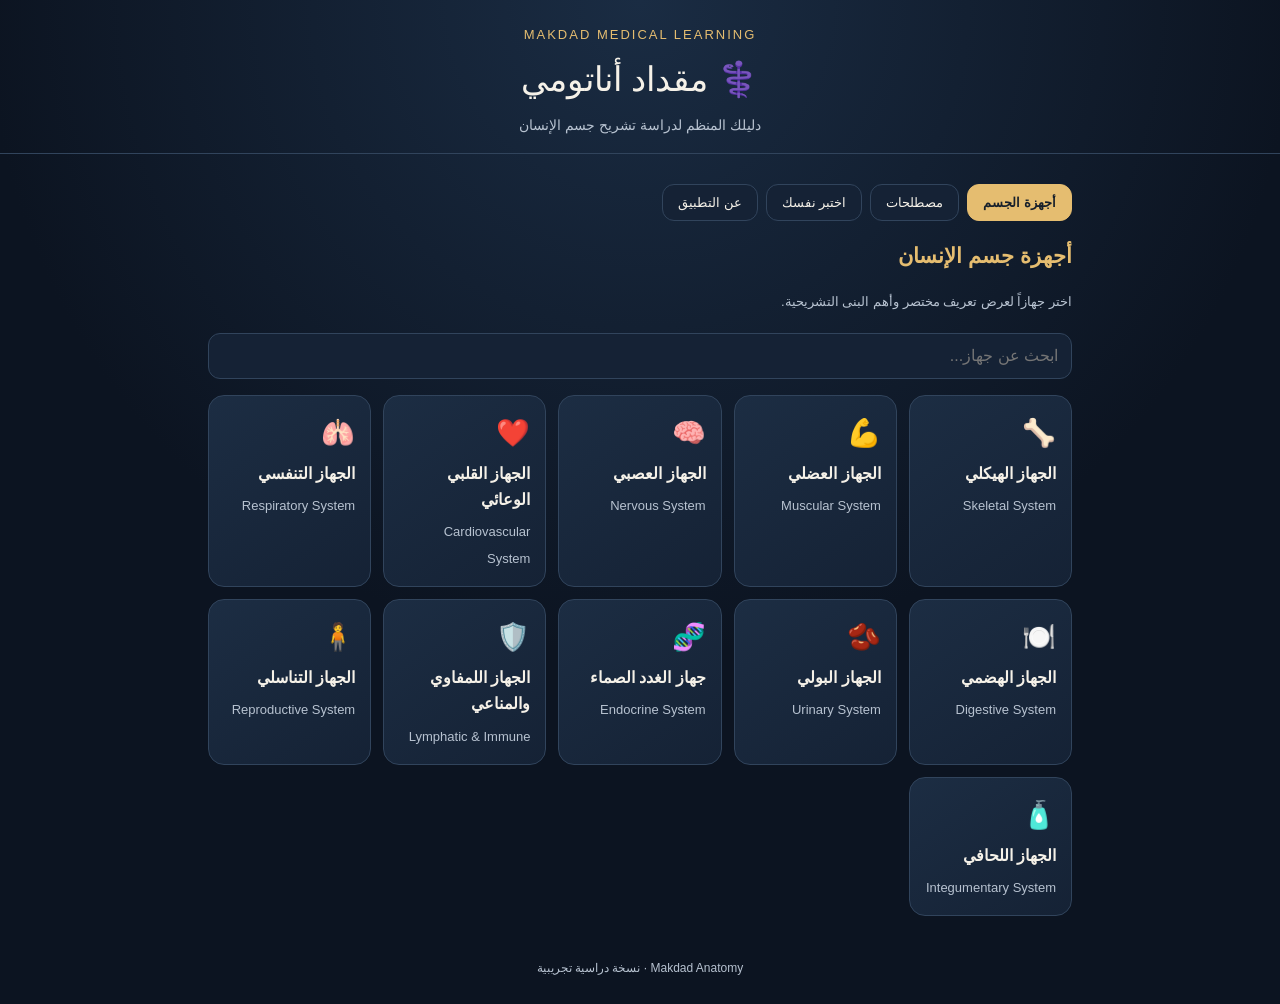
<file: index.html>
<!doctype html>
<html lang="ar" dir="rtl">
<head>
<meta charset="utf-8"><meta name="viewport" content="width=device-width,initial-scale=1">
<meta name="theme-color" content="#101827">
<title>مقداد أناتومي | Makdad Anatomy</title>
<style>
:root{--bg:#0c1421;--panel:#152235;--panel2:#1c2d43;--gold:#e5bd70;--text:#f5f1e8;--muted:#b7c2d0;--line:#31445c}
*{box-sizing:border-box}body{margin:0;background:radial-gradient(circle at top,#1a2c43,#0c1421 55%);color:var(--text);font-family:Arial,Tahoma,sans-serif;line-height:1.65}
header{padding:24px 18px 16px;text-align:center;border-bottom:1px solid var(--line)}.brand{color:var(--gold);font-size:13px;letter-spacing:2px}.logo{font-size:34px;margin:6px}.sub{color:var(--muted);font-size:14px}
main{max-width:900px;margin:auto;padding:18px}.tabs{display:flex;gap:8px;overflow:auto;margin:12px 0 18px}.tab,button{border:1px solid var(--line);background:var(--panel);color:var(--text);padding:10px 15px;border-radius:12px;cursor:pointer;white-space:nowrap}.tab.active,button.primary{background:var(--gold);color:#17202b;border-color:var(--gold);font-weight:bold}
h2{font-size:21px;color:var(--gold)}.grid{display:grid;grid-template-columns:repeat(auto-fit,minmax(145px,1fr));gap:12px}.card{background:linear-gradient(145deg,var(--panel2),var(--panel));border:1px solid var(--line);border-radius:16px;padding:15px;min-height:118px;cursor:pointer}.card:active{transform:scale(.98)}.emoji{font-size:27px}.card b{display:block;margin:5px 0}.latin,.muted{color:var(--muted);font-size:13px}.box{background:var(--panel);border:1px solid var(--line);padding:17px;border-radius:16px;margin:12px 0}.search{width:100%;padding:13px;border-radius:12px;border:1px solid var(--line);background:var(--panel);color:white;font-size:16px;margin:8px 0 16px}
.hidden{display:none}.term{padding:10px 0;border-bottom:1px solid var(--line)}.term:last-child{border:0}.actions{display:flex;gap:8px;flex-wrap:wrap;margin-top:14px}.answer{display:block;width:100%;text-align:right;margin:8px 0}.correct{color:#8fe0ae}.wrong{color:#ffadad}footer{text-align:center;color:var(--muted);font-size:12px;padding:25px}
</style>
</head>
<body>
<header><div class="brand">MAKDAD MEDICAL LEARNING</div><div class="logo">⚕️ مقداد أناتومي</div><div class="sub">دليلك المنظم لدراسة تشريح جسم الإنسان</div></header>
<main>
<div class="tabs"><button class="tab active" data-tab="systems">أجهزة الجسم</button><button class="tab" data-tab="terms">مصطلحات</button><button class="tab" data-tab="quiz">اختبر نفسك</button><button class="tab" data-tab="about">عن التطبيق</button></div>
<section id="systems"><h2>أجهزة جسم الإنسان</h2><p class="muted">اختر جهازاً لعرض تعريف مختصر وأهم البنى التشريحية.</p><input class="search" id="search" placeholder="ابحث عن جهاز..."><div class="grid" id="cards"></div><div class="box hidden" id="detail"></div></section>
<section id="terms" class="hidden"><h2>قاموس المصطلحات</h2><input class="search" id="termSearch" placeholder="ابحث بالعربية أو اللاتينية..."><div class="box" id="termsList"></div></section>
<section id="quiz" class="hidden"><h2>اختبر معلوماتك</h2><div class="box"><div id="question"></div><div id="answers"></div><p id="feedback" aria-live="polite"></p><button class="primary" id="next">السؤال التالي</button><p class="muted" id="score"></p></div></section>
<section id="about" class="hidden"><h2>عن مقداد أناتومي</h2><div class="box">نسخة تعليمية أولية للمراجعة وتنظيم المصطلحات التشريحية. المعلومات مختصرة وليست بديلاً عن كتاب التشريح أو شرح المدرّس. لا تتضمن هذه النسخة بعدُ أطلساً ثلاثي الأبعاد كاملاً أو نماذج سريرية معتمدة.</div></section>
</main><footer>Makdad Anatomy · نسخة دراسية تجريبية</footer>
<script>
const systems=[
['🦴','الجهاز الهيكلي','Skeletal System','يدعم الجسم ويحمي الأعضاء ويساعد على الحركة.','الجمجمة • العمود الفقري • القفص الصدري • الأطراف • الحوض'],
['💪','الجهاز العضلي','Muscular System','يساهم في الحركة والثبات وإنتاج الحرارة.','العضلات الهيكلية • الملساء • القلبية'],
['🧠','الجهاز العصبي','Nervous System','يستقبل المعلومات ويعالجها وينسق الاستجابات.','الدماغ • النخاع الشوكي • الأعصاب المحيطية'],
['❤️','الجهاز القلبي الوعائي','Cardiovascular System','ينقل الدم والأكسجين والمواد الغذائية.','القلب • الشرايين • الأوردة • الشعيرات'],
['🫁','الجهاز التنفسي','Respiratory System','يساهم في تبادل الأكسجين وثاني أكسيد الكربون.','الأنف • البلعوم • الحنجرة • الرغامى • الرئتان'],
['🍽️','الجهاز الهضمي','Digestive System','يهضم الطعام ويمتص المغذيات ويتخلص من الفضلات.','الفم • المريء • المعدة • الأمعاء • الكبد • البنكرياس'],
['🫘','الجهاز البولي','Urinary System','ينظم الماء والأملاح ويساعد على طرح الفضلات.','الكليتان • الحالبان • المثانة • الإحليل'],
['🧬','جهاز الغدد الصماء','Endocrine System','ينظم وظائف الجسم بواسطة الهرمونات.','النخامية • الدرقية • الكظرية • البنكرياس'],
['🛡️','الجهاز اللمفاوي والمناعي','Lymphatic & Immune','يساهم في المناعة وإعادة السوائل إلى الدم.','العقد اللمفاوية • الطحال • الأوعية اللمفاوية'],
['🧍','الجهاز التناسلي','Reproductive System','يضم الأعضاء المسؤولة عن التكاثر.','أعضاء تناسلية داخلية وخارجية'],
['🧴','الجهاز اللحافي','Integumentary System','يشكل حاجزاً واقياً ويساعد في تنظيم الحرارة.','الجلد • الشعر • الأظافر • الغدد الجلدية']
];
const terms=[['عظم','Bone'],['مفصل','Joint'],['غضروف','Cartilage'],['عضلة','Muscle'],['وتر','Tendon'],['رباط','Ligament'],['عصب','Nerve'],['شريان','Artery'],['وريد','Vein'],['شعيرة دموية','Capillary'],['جمجمة','Skull'],['لوح الكتف','Scapula'],['عظم الفخذ','Femur'],['القص','Sternum'],['الفقرة','Vertebra']];
const cards=document.getElementById('cards');
function renderCards(q=''){cards.innerHTML='';systems.filter(x=>(x[1]+x[2]).toLowerCase().includes(q.toLowerCase())).forEach((s)=>{let d=document.createElement('div');d.className='card';d.innerHTML=`<div class="emoji">${s[0]}</div><b>${s[1]}</b><span class="latin">${s[2]}</span>`;d.onclick=()=>{let el=document.getElementById('detail');el.classList.remove('hidden');el.innerHTML=`<h2>${s[1]}</h2><div class="latin">${s[2]}</div><p>${s[3]}</p><b>أهم البنى:</b><p>${s[4]}</p>`;el.scrollIntoView({behavior:'smooth'});};cards.appendChild(d)})}
renderCards();document.getElementById('search').oninput=e=>renderCards(e.target.value);
function renderTerms(q=''){document.getElementById('termsList').innerHTML=terms.filter(t=>t.join(' ').toLowerCase().includes(q.toLowerCase())).map(t=>`<div class="term"><b>${t[0]}</b><div class="latin">${t[1]}</div></div>`).join('')};renderTerms();document.getElementById('termSearch').oninput=e=>renderTerms(e.target.value);
document.querySelectorAll('.tab').forEach(b=>b.onclick=()=>{document.querySelectorAll('.tab').forEach(x=>x.classList.toggle('active',x===b));['systems','terms','quiz','about'].forEach(id=>document.getElementById(id).classList.toggle('hidden',id!==b.dataset.tab))});
const qs=[['ما الوحدة الأساسية للجهاز الهيكلي؟',['العظم','العصب','العضلة'],0],['ما العضو الذي يضخ الدم؟',['الرئة','القلب','الكبد'],1],['ما البنية التي تصل العضلة بالعظم؟',['الرباط','الوتر','الغضروف'],1],['ما الجزء المركزي من الجهاز العصبي؟',['الدماغ والنخاع الشوكي','القلب','الكليتان'],0],['ما الأوعية التي تعيد الدم نحو القلب غالباً؟',['الشرايين','الأوردة','الشعيرات'],1]];
let qi=0,points=0,answered=false;function showQ(){answered=false;let q=qs[qi%qs.length];document.getElementById('question').innerHTML=`<b>السؤال ${qi+1}: ${q[0]}</b>`;document.getElementById('answers').innerHTML='';q[1].forEach((a,i)=>{let b=document.createElement('button');b.className='answer';b.textContent=a;b.onclick=()=>{if(answered)return;answered=true;let ok=i===q[2];if(ok)points++;document.getElementById('feedback').innerHTML=ok?'<span class="correct">إجابة صحيحة!</span>':`<span class="wrong">ليست صحيحة. الإجابة: ${q[1][q[2]]}</span>`;document.getElementById('score').textContent=`نتيجتك: ${points} من ${qi+1}`};document.getElementById('answers').appendChild(b)});document.getElementById('feedback').textContent='';document.getElementById('score').textContent=`النتيجة الحالية: ${points}`};showQ();document.getElementById('next').onclick=()=>{qi++;showQ()};
</script></body></html>
</file>
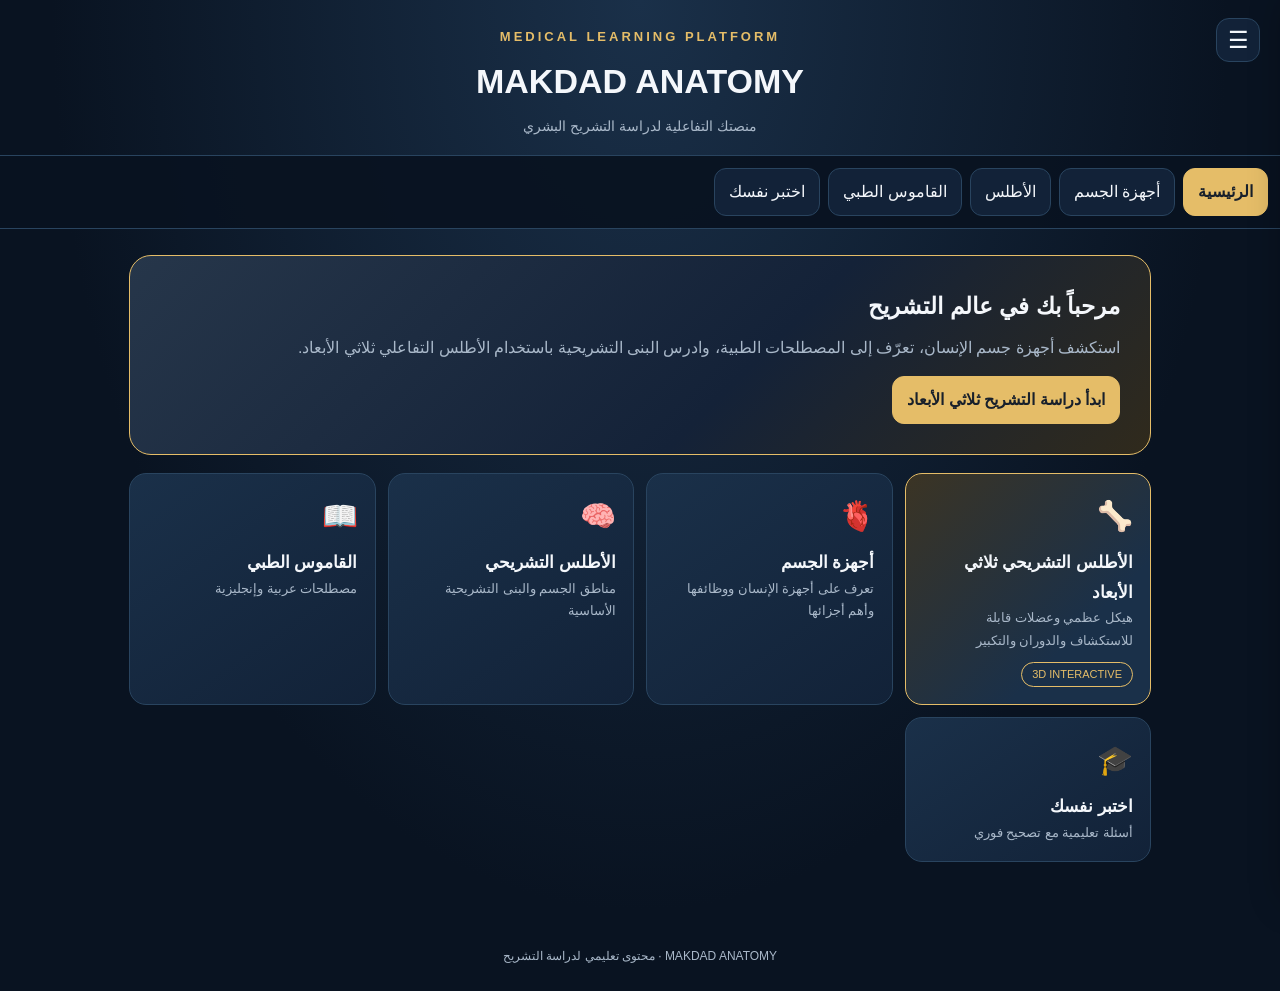
<file: app/src/main/assets/index.html>
<!DOCTYPE html>
<html lang="ar" dir="rtl">
<head>
<meta charset="UTF-8">
<meta name="viewport" content="width=device-width, initial-scale=1, maximum-scale=1">
<meta name="theme-color" content="#091321" id="themeColor">
<title>MAKDAD ANATOMY</title>

<style>
:root{
--bg:#091321;
--panel:#122238;
--panel2:#1a3049;
--gold:#e5bd68;
--text:#f4f7fb;
--muted:#a9b8c9;
--line:#29445f;
--nav:#091321ed;
--hero1:#26364a;
--hero2:#142238;
--hero3:#302a1c;
--atlas1:#3b3424;
}

*{box-sizing:border-box}

body{
margin:0;
background:radial-gradient(ellipse at top,var(--panel2),var(--bg) 65%);
color:var(--text);
font-family:Arial,Tahoma,sans-serif;
line-height:1.75;
}

button,input{font:inherit}
button{cursor:pointer}

header{
text-align:center;
padding:26px 14px 16px;
border-bottom:1px solid var(--line);
position:relative;
}

.logo{
font-size:13px;
letter-spacing:3px;
color:var(--gold);
font-weight:bold
}

.brand{font-size:28px;margin:3px 0}
.subtitle{color:var(--muted);font-size:14px}

.menu-trigger{
position:absolute;
right:14px;
top:14px;
width:44px;
height:44px;
border:1px solid var(--line);
border-radius:13px;
background:var(--panel);
color:var(--text);
font-size:23px;
}

nav{
display:flex;
gap:8px;
overflow:auto;
padding:12px;
position:sticky;
top:0;
background:var(--nav);
z-index:5;
border-bottom:1px solid var(--line)
}

nav button,.btn{
border:1px solid var(--line);
background:var(--panel);
color:var(--text);
border-radius:12px;
padding:9px 14px;
white-space:nowrap
}

nav button.active,.primary{
background:var(--gold);
color:#18202b;
border-color:var(--gold);
font-weight:bold
}

main{
max-width:1050px;
margin:auto;
padding:18px 14px 60px
}

.hidden{display:none!important}

.hero{
padding:22px;
border:1px solid var(--gold);
background:linear-gradient(135deg,var(--hero1),var(--hero2) 60%,var(--hero3));
border-radius:22px;
margin-bottom:18px
}

.hero h2{margin:0 0 8px;font-size:23px}
.hero p{color:var(--muted);margin:0 0 14px}

.grid{
display:grid;
grid-template-columns:repeat(auto-fit,minmax(210px,1fr));
gap:12px
}

.card{
background:linear-gradient(145deg,var(--panel2),var(--panel));
border:1px solid var(--line);
border-radius:17px;
padding:17px;
min-height:128px;
cursor:pointer;
transition:.2s
}

.card:active{transform:scale(.985)}
.card b{display:block;font-size:17px}
.card span{display:block;color:var(--muted);font-size:13px}
.emoji{font-size:29px;margin-bottom:6px}

.atlas-3d{
border:1px solid var(--gold);
background:linear-gradient(135deg,var(--atlas1),var(--panel2) 70%);
min-height:165px
}

.pill{
display:inline-block!important;
margin-top:9px;
padding:2px 10px;
border:1px solid var(--gold);
border-radius:30px;
color:var(--gold)!important;
font-size:11px!important
}

.section-title{font-size:22px;margin:5px 0}
.muted{color:var(--muted)}

.search{
width:100%;
padding:13px 14px;
border:1px solid var(--line);
border-radius:12px;
background:var(--panel);
color:var(--text);
margin:10px 0 15px
}

.detail,.box{
background:var(--panel);
border:1px solid var(--line);
padding:17px;
border-radius:16px;
margin-top:14px
}

.detail h3{margin-top:0;color:var(--gold)}
.detail p{margin:7px 0}

.item{
padding:10px 4px;
border-bottom:1px solid var(--line)
}

.item:last-child{border:0}

.answer{
display:block;
width:100%;
text-align:right;
padding:12px;
margin:8px 0;
border:1px solid var(--line);
border-radius:12px;
background:var(--panel2);
color:var(--text)
}

.answer.correct{border-color:#55b987;background:#183d36}
.answer.wrong{border-color:#d47777;background:#432727}

footer{
text-align:center;
color:var(--muted);
font-size:12px;
padding:24px
}

a{color:var(--gold)}

/* القائمة الجانبية */

.drawer-backdrop{
position:fixed;
inset:0;
background:#0009;
z-index:20;
opacity:0;
visibility:hidden;
transition:.25s
}

.settings-drawer{
position:fixed;
z-index:21;
top:0;
right:0;
width:min(330px,86vw);
height:100vh;
height:100dvh;
padding:22px 18px;
background:var(--panel);
border-left:1px solid var(--line);
box-shadow:-12px 0 35px #0005;
transform:translateX(105%);
transition:transform .25s ease;
overflow-y:auto
}

body.drawer-open .drawer-backdrop{
opacity:1;
visibility:visible
}

body.drawer-open .settings-drawer{
transform:translateX(0)
}

.drawer-head{
display:flex;
align-items:center;
justify-content:space-between;
gap:12px
}

.drawer-head h2{
font-size:20px;
margin:5px 0
}

.drawer-close{
width:40px;
height:40px;
border:1px solid var(--line);
border-radius:11px;
background:var(--panel2);
color:var(--text);
font-size:25px
}

.theme-list{
display:grid;
gap:10px;
margin-top:18px
}

.theme-option{
display:flex;
align-items:center;
gap:11px;
width:100%;
padding:12px;
border:1px solid var(--line);
border-radius:13px;
background:var(--panel2);
color:var(--text);
text-align:right
}

.swatch{
width:23px;
height:23px;
flex:0 0 23px;
border-radius:50%;
background:var(--swatch);
border:2px solid #ffffff66
}

.theme-check{
margin-right:auto;
color:var(--gold);
opacity:0
}

.theme-option.selected{
border-color:var(--gold)
}

.theme-option.selected .theme-check{
opacity:1
}

.drawer-note{
margin-top:20px;
color:var(--muted);
font-size:12px
}

@media(min-width:700px){
main{padding-top:26px}
.hero{padding:30px}
.brand{font-size:34px}
.menu-trigger{right:20px;top:18px}
}
</style>
</head>

<body>

<header>
<button class="menu-trigger" id="openSettings" aria-label="فتح قائمة الإعدادات">☰</button>
<div class="logo">MEDICAL LEARNING PLATFORM</div>
<h1 class="brand">MAKDAD ANATOMY</h1>
<div class="subtitle">منصتك التفاعلية لدراسة التشريح البشري</div>
</header>

<div class="drawer-backdrop" id="drawerBackdrop"></div>

<aside class="settings-drawer" id="settingsDrawer" aria-hidden="true">
<div class="drawer-head">
<h2>إعدادات المظهر</h2>
<button class="drawer-close" id="closeSettings" aria-label="إغلاق">×</button>
</div>

<p class="muted">اختر لون واجهة التطبيق</p>

<div class="theme-list" id="themeList">

<button class="theme-option" data-theme="classic">
<span class="swatch" style="--swatch:#e5bd68"></span>
<span>ذهبي كلاسيكي</span>
<span class="theme-check">✓</span>
</button>

<button class="theme-option" data-theme="ocean">
<span class="swatch" style="--swatch:#55c7df"></span>
<span>أزرق محيطي</span>
<span class="theme-check">✓</span>
</button>

<button class="theme-option" data-theme="emerald">
<span class="swatch" style="--swatch:#55c99a"></span>
<span>أخضر زمردي</span>
<span class="theme-check">✓</span>
</button>

<button class="theme-option" data-theme="violet">
<span class="swatch" style="--swatch:#b99aff"></span>
<span>بنفسجي</span>
<span class="theme-check">✓</span>
</button>

<button class="theme-option" data-theme="rose">
<span class="swatch" style="--swatch:#f08eaa"></span>
<span>وردي هادئ</span>
<span class="theme-check">✓</span>
</button>

</div>

<p class="drawer-note">
سيتم حفظ اللون المختار تلقائياً على جهازك.
</p>
</aside>

<nav id="nav">
<button class="active" data-tab="home">الرئيسية</button>
<button data-tab="systems">أجهزة الجسم</button>
<button data-tab="atlas">الأطلس</button>
<button data-tab="terms">القاموس الطبي</button>
<button data-tab="quiz">اختبر نفسك</button>
</nav>

<main>

<section id="home">

<div class="hero">
<h2>مرحباً بك في عالم التشريح</h2>
<p>استكشف أجهزة جسم الإنسان، تعرّف إلى المصطلحات الطبية، وادرس البنى التشريحية باستخدام الأطلس التفاعلي ثلاثي الأبعاد.</p>
<button class="btn primary" onclick="openAtlas()">ابدأ دراسة التشريح ثلاثي الأبعاد</button>
</div>

<div class="grid">

<div class="card atlas-3d" onclick="openAtlas()">
<div class="emoji">🦴</div>
<b>الأطلس التشريحي ثلاثي الأبعاد</b>
<span>هيكل عظمي وعضلات قابلة للاستكشاف والدوران والتكبير</span>
<span class="pill">3D INTERACTIVE</span>
</div>

<div class="card" onclick="tab('systems')">
<div class="emoji">🫀</div>
<b>أجهزة الجسم</b>
<span>تعرف على أجهزة الإنسان ووظائفها وأهم أجزائها</span>
</div>

<div class="card" onclick="tab('atlas')">
<div class="emoji">🧠</div>
<b>الأطلس التشريحي</b>
<span>مناطق الجسم والبنى التشريحية الأساسية</span>
</div>

<div class="card" onclick="tab('terms')">
<div class="emoji">📖</div>
<b>القاموس الطبي</b>
<span>مصطلحات عربية وإنجليزية</span>
</div>

<div class="card" onclick="tab('quiz')">
<div class="emoji">🎓</div>
<b>اختبر نفسك</b>
<span>أسئلة تعليمية مع تصحيح فوري</span>
</div>

</div>
</section>

<section id="systems" class="hidden">
<h2 class="section-title">أجهزة جسم الإنسان</h2>
<p class="muted">اختر جهازاً لعرض وظيفته ومكوناته الرئيسية.</p>
<input class="search" id="systemSearch" placeholder="ابحث عن جهاز...">
<div class="grid" id="systemCards"></div>
<div class="detail hidden" id="systemDetail"></div>
</section>

<section id="atlas" class="hidden">
<h2 class="section-title">الأطلس التشريحي</h2>
<p class="muted">اختر منطقة تشريحية لعرض ملخص تعليمي.</p>
<input class="search" id="regionSearch" placeholder="ابحث عن منطقة...">
<div class="grid" id="regionCards"></div>
<div class="detail hidden" id="regionDetail"></div>
<div class="box">
<b>المجسم ثلاثي الأبعاد</b>
<p class="muted">للدراسة التفاعلية التفصيلية افتح عارض الهيكل العظمي والعضلات.</p>
<button class="btn primary" onclick="openAtlas()">فتح الأطلس ثلاثي الأبعاد</button>
</div>
</section>

<section id="terms" class="hidden">
<h2 class="section-title">القاموس الطبي</h2>
<p class="muted">ابحث بالعربية أو الإنجليزية.</p>
<input class="search" id="termSearch" placeholder="اكتب المصطلح...">
<div class="box" id="termsList"></div>
</section>

<section id="quiz" class="hidden">
<h2 class="section-title">اختبر معلوماتك</h2>
<div class="box">
<div id="question"></div>
<div id="answers"></div>
<p id="feedback" aria-live="polite"></p>
<button class="btn primary" id="next">السؤال التالي</button>
<p class="muted" id="score"></p>
</div>
</section>

</main>

<footer>MAKDAD ANATOMY · محتوى تعليمي لدراسة التشريح</footer>

<script>

/* نظام الألوان وحفظ الاختيار */

const themes={
classic:{
gold:"#e5bd68",panel:"#122238",panel2:"#1a3049",
bg:"#091321",line:"#29445f",nav:"#091321ed",
hero1:"#26364a",hero2:"#142238",hero3:"#302a1c",
atlas1:"#3b3424"
},
ocean:{
gold:"#55c7df",panel:"#102b3b",panel2:"#174258",
bg:"#071923",line:"#286078",nav:"#071923ed",
hero1:"#17465b",hero2:"#102b3b",hero3:"#153c50",
atlas1:"#15516a"
},
emerald:{
gold:"#55c99a",panel:"#122d2a",panel2:"#1a4038",
bg:"#091a18",line:"#2b6254",nav:"#091a18ed",
hero1:"#24483e",hero2:"#122d2a",hero3:"#1b3c32",
atlas1:"#245344"
},
violet:{
gold:"#b99aff",panel:"#28213d",panel2:"#392d55",
bg:"#151020",line:"#554477",nav:"#151020ed",
hero1:"#40345d",hero2:"#28213d",hero3:"#332748",
atlas1:"#4b3c68"
},
rose:{
gold:"#f08eaa",panel:"#382330",panel2:"#503044",
bg:"#1e121a",line:"#704258",nav:"#1e121aed",
hero1:"#5b3548",hero2:"#382330",hero3:"#4b2b3d",
atlas1:"#693c52"
}
};

function applyTheme(name){
const theme=themes[name]||themes.classic;
const root=document.documentElement;

Object.entries(theme).forEach(([key,value])=>{
root.style.setProperty("--"+key,value);
});

document.querySelectorAll(".theme-option").forEach(button=>{
button.classList.toggle("selected",button.dataset.theme===name);
});

document.getElementById("themeColor").setAttribute("content",theme.bg);

try{
localStorage.setItem("makdad-anatomy-theme",name);
}catch(error){
console.warn("تعذر حفظ اللون",error);
}
}

let savedTheme="classic";

try{
savedTheme=localStorage.getItem("makdad-anatomy-theme")||"classic";
}catch(error){}

applyTheme(savedTheme);


/* القائمة الجانبية */

function closeSettings(){
document.body.classList.remove("drawer-open");
document.getElementById("settingsDrawer").setAttribute("aria-hidden","true");
}

document.getElementById("openSettings").addEventListener("click",()=>{
document.body.classList.add("drawer-open");
document.getElementById("settingsDrawer").setAttribute("aria-hidden","false");
});

document.getElementById("closeSettings").addEventListener("click",closeSettings);
document.getElementById("drawerBackdrop").addEventListener("click",closeSettings);

document.getElementById("themeList").addEventListener("click",event=>{
const button=event.target.closest("[data-theme]");
if(button){
applyTheme(button.dataset.theme);
}
});

document.addEventListener("keydown",event=>{
if(event.key==="Escape"){
closeSettings();
}
});


/* بيانات أجهزة الجسم */

const systems=[
{icon:"🦴",ar:"الجهاز الهيكلي",en:"Skeletal System",desc:"يدعم الجسم ويحمي الأعضاء ويساهم في الحركة وتكوين خلايا الدم وتخزين المعادن.",parts:"الجمجمة، العمود الفقري، القفص الصدري، الحزام الكتفي، الأطراف العلوية، الحوض، الأطراف السفلية."},
{icon:"💪",ar:"الجهاز العضلي",en:"Muscular System",desc:"يساهم في حركة الجسم والمحافظة على الوضعية وإنتاج الحرارة.",parts:"العضلات الهيكلية، العضلات الملساء، العضلة القلبية."},
{icon:"🧠",ar:"الجهاز العصبي",en:"Nervous System",desc:"يستقبل المعلومات ويعالجها وينسق الاستجابات الحسية والحركية.",parts:"الدماغ، النخاع الشوكي، الأعصاب القحفية والشوكية."},
{icon:"❤️",ar:"الجهاز القلبي الوعائي",en:"Cardiovascular System",desc:"ينقل الدم والأكسجين والمواد الغذائية والهرمونات ويساهم في نقل الفضلات.",parts:"القلب، الشرايين، الأوردة، الشعيرات الدموية."},
{icon:"🫁",ar:"الجهاز التنفسي",en:"Respiratory System",desc:"يؤمن تبادل الأكسجين وثاني أكسيد الكربون بين الهواء والدم.",parts:"الأنف، البلعوم، الحنجرة، الرغامى، القصبات، الرئتان."},
{icon:"🍽️",ar:"الجهاز الهضمي",en:"Digestive System",desc:"يهضم الطعام ويمتص المغذيات والماء ويساعد على طرح الفضلات.",parts:"الفم، المريء، المعدة، الأمعاء الدقيقة والغليظة، الكبد، البنكرياس."},
{icon:"🫘",ar:"الجهاز البولي",en:"Urinary System",desc:"يساعد على طرح الفضلات وتنظيم توازن الماء والأملاح.",parts:"الكليتان، الحالبان، المثانة، الإحليل."},
{icon:"🧬",ar:"جهاز الغدد الصماء",en:"Endocrine System",desc:"ينظم وظائف الجسم عبر الهرمونات.",parts:"النخامية، الدرقية، جارات الدرق، الكظرية، البنكرياس، الغدد التناسلية."},
{icon:"🛡️",ar:"الجهاز اللمفاوي والمناعي",en:"Lymphatic & Immune System",desc:"يساهم في إعادة السوائل إلى الدم والدفاع المناعي.",parts:"الأوعية والعقد اللمفاوية، الطحال، الغدة الزعترية، اللوزتان."},
{icon:"🧴",ar:"الجهاز اللحافي",en:"Integumentary System",desc:"يشكل حاجزاً واقياً ويساهم في تنظيم الحرارة والإحساس.",parts:"الجلد، الشعر، الأظافر، الغدد العرقية والدهنية."}
];

const regions=[
["الجمجمة","Skull","تتكون من عظام القحف وعظام الوجه، وتحمي الدماغ وتدعم تراكيب الوجه."],
["العمود الفقري","Vertebral column","يتكون عادة من 7 فقرات رقبية و12 صدرية و5 قطنية، إضافة إلى العجز والعصعص."],
["القفص الصدري","Thoracic cage","يتكون من القص والأضلاع والغضاريف الضلعية والفقرات الصدرية، ويحمي القلب والرئتين."],
["الطرف العلوي","Upper limb","يشمل الحزام الكتفي والعضد والساعد واليد."],
["الحوض","Pelvis","يتكون من عظمي الورك والعجز والعصعص، وينقل وزن الجذع إلى الطرفين السفليين."],
["الطرف السفلي","Lower limb","يشمل الفخذ والساق والقدم، ويؤدي دوراً أساسياً في الوقوف والحركة."]
];

const terms=[
["عظم","Bone","Os"],["عضلة","Muscle","Musculus"],["عصب","Nerve","Nervus"],["شريان","Artery","Arteria"],["وريد","Vein","Vena"],["مفصل","Joint","Articulatio"],["غضروف","Cartilage","Cartilago"],["وتر","Tendon","Tendo"],["رباط","Ligament","Ligamentum"],["جمجمة","Skull","Cranium"],["لوح الكتف","Scapula","Scapula"],["عظم الفخذ","Femur","Femur"],["القص","Sternum","Sternum"],["الفقرة","Vertebra","Vertebra"]
];


/* التنقل بين الأقسام */

function tab(id){
document.querySelectorAll("main section").forEach(section=>{
section.classList.add("hidden");
});

const target=document.getElementById(id);

if(!target)return;

target.classList.remove("hidden");

document.querySelectorAll("nav button").forEach(button=>{
button.classList.toggle("active",button.dataset.tab===id);
});

window.scrollTo(0,0);
}

function openAtlas(){
location.href="anatomy-atlas/index.html";
}

document.querySelectorAll("nav button").forEach(button=>{
button.addEventListener("click",()=>tab(button.dataset.tab));
});


/* عرض أجهزة الجسم */

function renderSystems(q=""){
const root=document.getElementById("systemCards");
root.innerHTML="";

systems.filter(x=>(x.ar+x.en).toLowerCase().includes(q.toLowerCase())).forEach(x=>{
const c=document.createElement("div");
c.className="card";

c.innerHTML=`<div class="emoji">${x.icon}</div><b>${x.ar}</b><span>${x.en}</span>`;

c.onclick=()=>{
const d=document.getElementById("systemDetail");
d.classList.remove("hidden");
d.innerHTML=`<h3>${x.ar} · ${x.en}</h3><p>${x.desc}</p><p><b>المكونات الرئيسية:</b> ${x.parts}</p>`;
};

root.append(c);
});
}


/* عرض المناطق التشريحية */

function renderRegions(q=""){
const root=document.getElementById("regionCards");
root.innerHTML="";

regions.filter(x=>(x[0]+x[1]).toLowerCase().includes(q.toLowerCase())).forEach(x=>{
const c=document.createElement("div");
c.className="card";

c.innerHTML=`<b>${x[0]}</b><span>${x[1]}</span>`;

c.onclick=()=>{
const d=document.getElementById("regionDetail");
d.classList.remove("hidden");
d.innerHTML=`<h3>${x[0]} · ${x[1]}</h3><p>${x[2]}</p>`;
};

root.append(c);
});
}


/* القاموس الطبي */

function renderTerms(q=""){
document.getElementById("termsList").innerHTML=
terms.filter(x=>x.join(" ").toLowerCase().includes(q.toLowerCase()))
.map(x=>`<div class="item"><b>${x[0]}</b> — ${x[1]} <span class="muted">(${x[2]})</span></div>`)
.join("");
}

document.getElementById("systemSearch").addEventListener("input",e=>renderSystems(e.target.value));
document.getElementById("regionSearch").addEventListener("input",e=>renderRegions(e.target.value));
document.getElementById("termSearch").addEventListener("input",e=>renderTerms(e.target.value));


/* الاختبار */

const questions=[
{q:"أي جزء يحمي الدماغ؟",a:["الجمجمة","عظم الفخذ","القص"],c:0,e:"الجمجمة تحيط بالدماغ وتحميه."},
{q:"كم عدد الفقرات الصدرية عادة؟",a:["5","12","7"],c:1,e:"توجد 12 فقرة صدرية."},
{q:"ما الوحدة الوظيفية الأساسية للجهاز العصبي؟",a:["الخلية العضلية","العصبون","الكُبيبة"],c:1,e:"العصبون هو الوحدة الوظيفية الأساسية للجهاز العصبي."}
];

let qi=0,score=0,answered=false;

function showQuestion(){
answered=false;

const q=questions[qi];

document.getElementById("question").innerHTML=
`<b>السؤال ${qi+1} من ${questions.length}</b><p>${q.q}</p>`;

document.getElementById("answers").innerHTML="";

q.a.forEach((a,i)=>{
const b=document.createElement("button");
b.className="answer";
b.textContent=a;
b.onclick=()=>choose(i,b);
document.getElementById("answers").append(b);
});

document.getElementById("feedback").textContent="";
document.getElementById("score").textContent=
`النتيجة: ${score} / ${questions.length}`;
}

function choose(i,b){
if(answered)return;

answered=true;
const q=questions[qi];

if(i===q.c){
score++;
b.classList.add("correct");
document.getElementById("feedback").textContent="إجابة صحيحة! "+q.e;
}else{
b.classList.add("wrong");
document.getElementById("answers").children[q.c].classList.add("correct");
document.getElementById("feedback").textContent="ليست الإجابة الصحيحة. "+q.e;
}

document.getElementById("score").textContent=
`النتيجة: ${score} / ${questions.length}`;
}

/* الانتقال بين الأسئلة */

function nextQuestion(){

if(!answered){
document.getElementById("feedback").textContent=
"اختر إجابة أولاً قبل الانتقال إلى السؤال التالي.";
return;
}

if(qi < questions.length - 1){
qi++;
showQuestion();
return;
}

document.getElementById("question").innerHTML=
`انتهى الاختبار. نتيجتك ${score} من ${questions.length}.`;

document.getElementById("answers").innerHTML="";
document.getElementById("feedback").textContent="انتهى الاختبار.";
document.getElementById("score").textContent=
`النتيجة النهائية: ${score} / ${questions.length}`;

document.getElementById("next").textContent="إعادة الاختبار";
document.getElementById("next").onclick=restartQuiz;
}

/* إعادة الاختبار */

function restartQuiz(){

qi=0;
score=0;
answered=false;

document.getElementById("next").textContent="السؤال التالي";
document.getElementById("next").onclick=nextQuestion;

showQuestion();
}

document.getElementById("next").onclick=nextQuestion;


/* تشغيل التطبيق */

renderSystems();
renderRegions();
renderTerms();
showQuestion();

</script>
</body>
</html>
</file>
